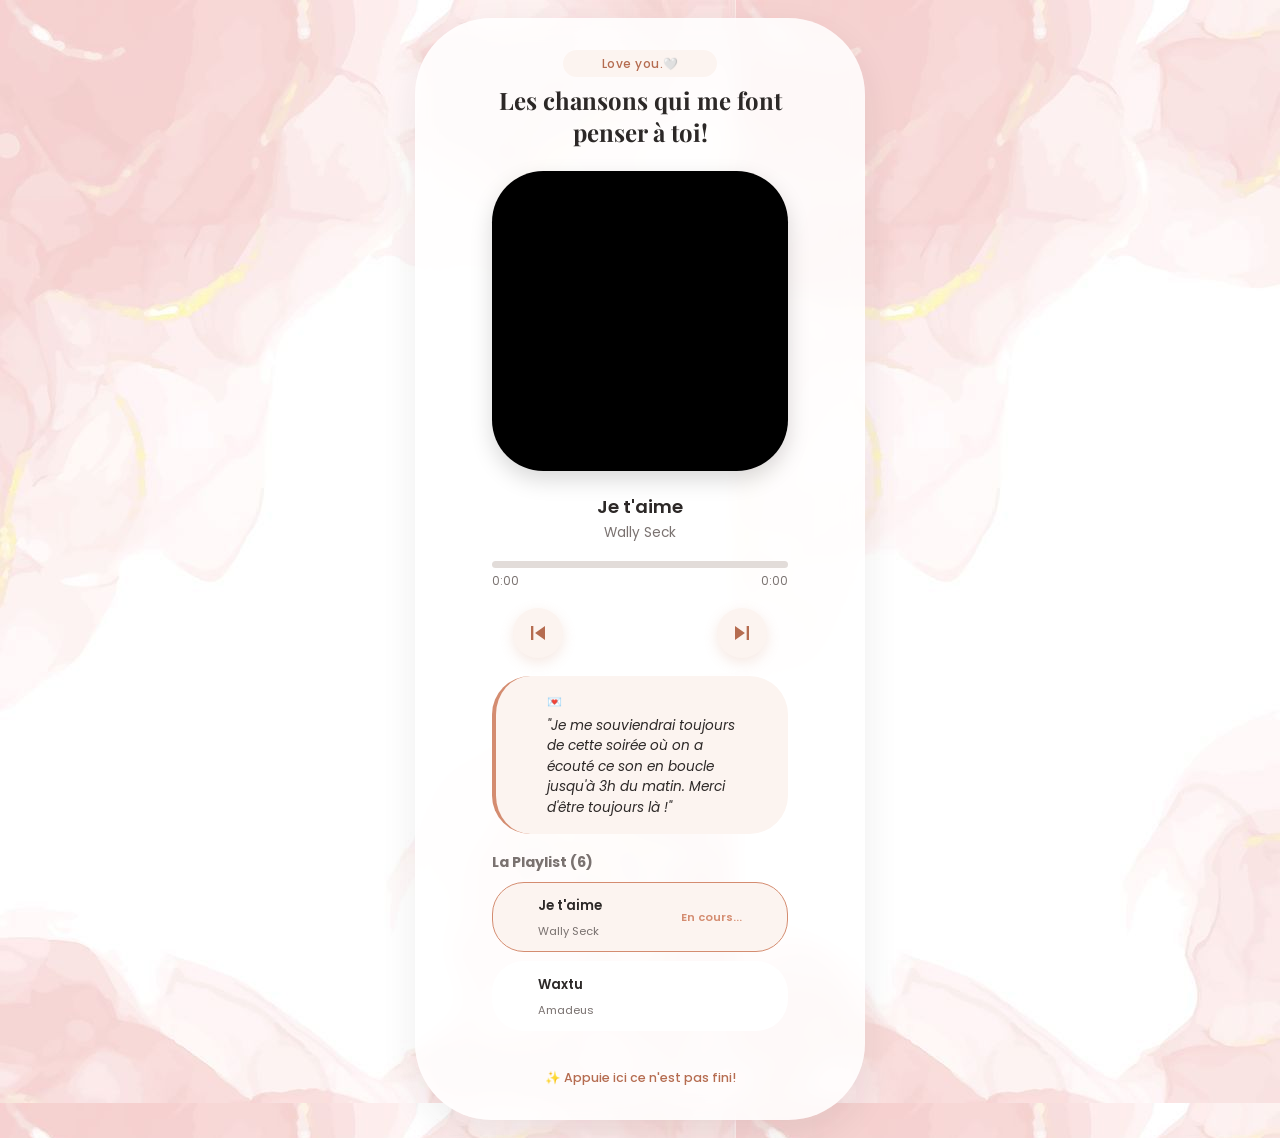
<file: index.html>
<!DOCTYPE html>
<html lang="fr">
<head>
  <meta charset="UTF-8">
  <meta name="viewport" content="width=device-width, initial-scale=1.0">
  <title>You & Always You</title>
  <link rel="stylesheet" href="style.css">
  <link href="https://fonts.googleapis.com/css2?family=Playfair+Display:ital,wght@0,600;1,400&family=Poppins:wght@300;400;500;600&display=swap" rel="stylesheet">
</head>
<body>

  <main class="jukebox-container">
    <header class="header">
      <span class="badge">Love you.🤍</span>
      <h1>Les chansons qui me font penser à toi!</h1>
    </header>

   
    <section class="player-visual">
      <video id="track-video" class="track-video" autoplay muted loop playsinline></video>
    </section>

   
    <section class="track-info">
      <h2 id="track-title">Titre de la chanson</h2>
      <p id="track-artist">Artiste</p>
    </section>

   
    <section class="progress-section">
      <div class="progress-bar-container" id="progress-container">
        <div class="progress-bar" id="progress-bar"></div>
      </div>
      <div class="time-stamps">
        <span id="current-time">0:00</span>
        <span id="duration">0:00</span>
      </div>
    </section>

    <!-- Contrôles simplifiés (uniquement Précédent / Suivant) -->
    <section class="controls">
      <button id="prev-btn" class="control-btn" aria-label="Précédent">
        <svg viewBox="0 0 24 24" width="28" height="28" fill="currentColor"><path d="M6 6h2v12H6zm3.5 6l8.5 6V6z"/></svg>
      </button>
      <button id="next-btn" class="control-btn" aria-label="Suivant">
        <svg viewBox="0 0 24 24" width="28" height="28" fill="currentColor"><path d="M6 18l8.5-6L6 6v12zM16 6v12h2V6h-2z"/></svg>
      </button>
    </section>

    <!-- Carte souvenir associée -->
    <section class="memory-card">
      <div class="memory-header">
        <span>💌</span>
      </div>
      <p id="track-memory" class="memory-text">Chargement du souvenir...</p>
    </section>

    <!-- Liste des pistes -->
    <section class="playlist-drawer">
      <h3>La Playlist (<span id="track-count">0</span>)</h3>
      <ul id="playlist-list" class="playlist-list"></ul>
    </section>
    
    <div style="text-align: center; margin-top: 1.5vh;">
      <a href="index2.html" style="font-size: 0.78rem; color: #b56c50; text-decoration: none; font-weight: 500;">✨ Appuie ici ce n'est pas fini!</a>
    </div>
    
  </main>

  <!-- Balise audio invisible pour la musique -->
  <audio id="audio-player"></audio>

  <script src="script.js"></script>
</body>
</html>
</file>
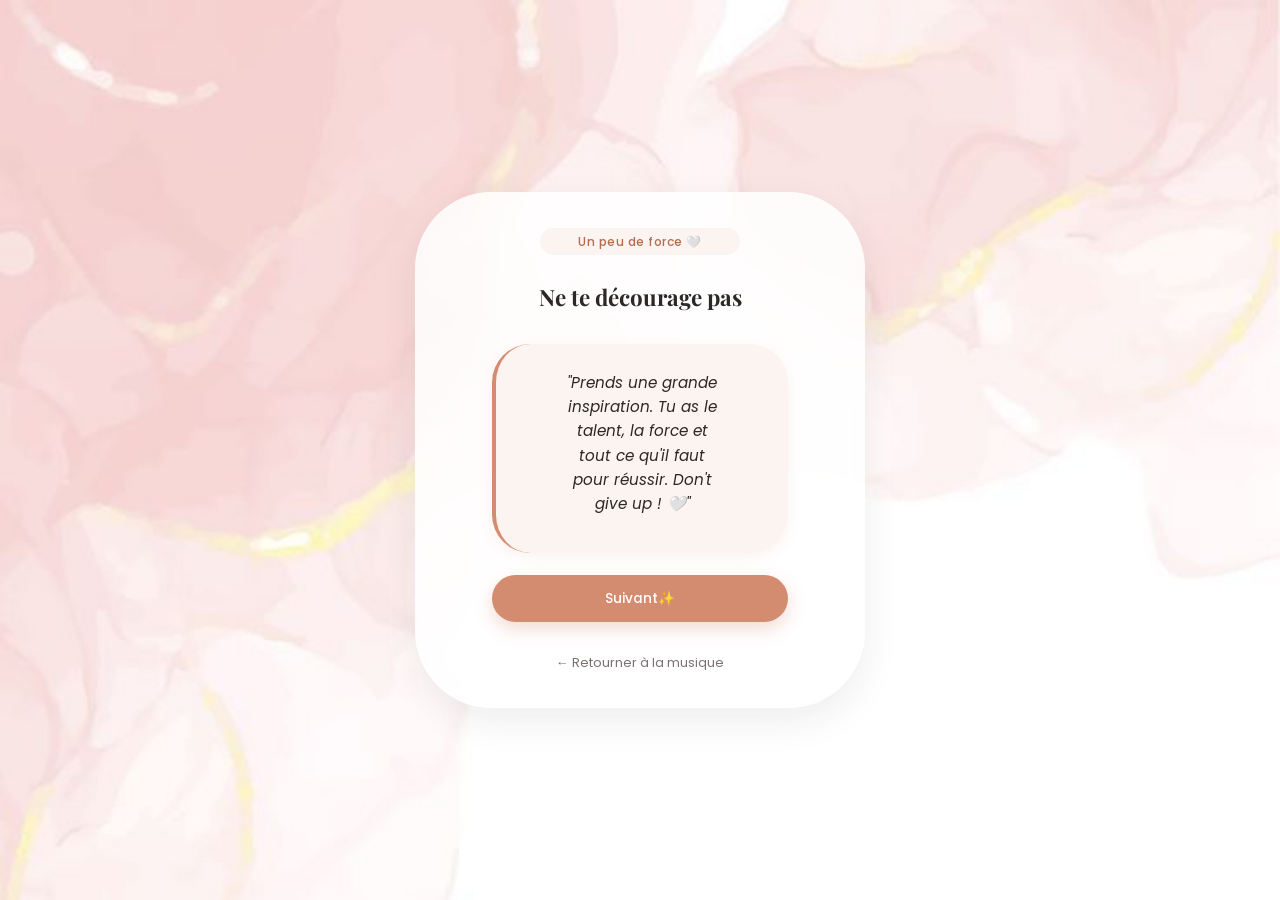
<file: index2.html>
<!DOCTYPE html>
<html lang="fr">
<head>
  <meta charset="UTF-8">
  <meta name="viewport" content="width=device-width, initial-scale=1.0">
  <title>Des petits mots pour toi ✨</title>
  <link rel="stylesheet" href="style2.css" />
  <link href="https://fonts.googleapis.com/css2?family=Playfair+Display:ital,wght@0,600;1,400&family=Poppins:wght@300;400;500;600&display=swap" rel="stylesheet">
</head>
<body>

  <main class="container">
    <span class="badge">Un peu de force 🤍</span>
    <h1>Ne te décourage pas</h1>

    <div class="quote-card">
      <p id="quote-display" class="quote-text">"Chargement d'un mot doux..."</p>
    </div>

    <button id="btn-new-quote" class="next-quote-btn">Suivant✨</button>

    <a href="index.html" class="back-link">← Retourner à la musique</a>
  </main>

  <script>
    // Ta liste de citations et messages motivants
    const quotes = [
      "Ne te décourage surtout pas. Tu es la meilleure dans ce que tu fais, et tu vas y arriver ! 💪✨",
      "Même les jours où c'est plus dur, rappelle-toi tout le chemin que tu as déjà parcouru. Tu assures un max.",
      "Prends une grande inspiration. Tu as le talent, la force et tout ce qu'il faut pour réussir. Don't give up ! 🤍",
      "Tu es capable de déplacer des montagnes. Crois en toi autant que je crois en toi.",
      "Chaque petit pas te rapproche de tes rêves. Ne lâche rien, tu es sur la bonne voie !",
      "Rappelle-toi que tu es plus forte que tu ne le penses, plus intelligente que tu ne le crois, et capable de tout."
    ];

    const quoteDisplay = document.getElementById('quote-display');
    const btnNewQuote = document.getElementById('btn-new-quote');

    let lastIndex = -1;

    function showRandomQuote() {
      let randomIndex;
      // Évite de tomber deux fois de suite sur la même citation
      do {
        randomIndex = Math.floor(Math.random() * quotes.length);
      } while (randomIndex === lastIndex);

      lastIndex = randomIndex;
      quoteDisplay.textContent = `"${quotes[randomIndex]}"`;
    }

    // Afficher une citation dès l'ouverture
    showRandomQuote();

    // Changer de citation au clic sur le bouton
    btnNewQuote.addEventListener('click', showRandomQuote);
  </script>

</body>
</html>
</file>
<file: style.css>
:root {
  --card-bg: rgba(255, 255, 255, 0.85);
  --primary-color: #d48c70;
  --primary-dark: #b56c50;
  --text-main: #2c2827;
  --text-muted: #7a7270;
  --accent-bg: #fcf4f0;
}

* {
  box-sizing: border-box;
  margin: 0;
  padding: 0;
}

body {
  font-family: 'Poppins', sans-serif;
  background: #f3e9e4;
  background-image: url(IMG_2426.jpeg);
  color: var(--text-main);
  min-height: 100vh;
  display: flex;
  justify-content: center;
  align-items: flex-start;
  padding: 2vh 4vw;
}

.jukebox-container {
  width: 100%;
  max-width: 450px;
  background: var(--card-bg);
  backdrop-filter: blur(10px);
  border-radius: 6vw;
  padding: 3.5vh 6vw;
  box-shadow: 0 1.5vh 4vh rgba(44, 40, 39, 0.08);
  display: flex;
  flex-direction: column;
  gap: 2vh;
}

/* En-tête */
.header {
  text-align: center;
}

.badge {
  display: inline-block;
  background: var(--accent-bg);
  color: var(--primary-dark);
  font-size: 0.75rem;
  font-weight: 500;
  padding: 0.5vh 3vw;
  border-radius: 50px;
  margin-bottom: 0.8vh;
  letter-spacing: 0.5px;
}

.header h1 {
  font-family: 'Playfair Display', serif;
  font-size: 1.5rem;
  color: var(--text-main);
}

/* Lecteur Vidéo */
.player-visual {
  display: flex;
  justify-content: center;
  margin: 0.5vh 0;
}

.track-video {
  width: 100%;
  max-width: 320px;
  height: 300px;
  object-fit: cover;
  border-radius: 4vw;
  box-shadow: 0 1vh 2.5vh rgba(0, 0, 0, 0.15);
  background: #000;
}

/* Infos piste */
.track-info {
  text-align: center;
}

.track-info h2 {
  font-size: 1.15rem;
  font-weight: 600;
  margin-bottom: 0.3vh;
}

.track-info p {
  font-size: 0.85rem;
  color: var(--text-muted);
}

/* Barre de progression */
.progress-section {
  width: 100%;
}

.progress-bar-container {
  width: 100%;
  height: 0.8vh;
  background: #e2dcd9;
  border-radius: 10px;
  cursor: pointer;
  overflow: hidden;
}

.progress-bar {
  height: 100%;
  width: 0%;
  background: var(--primary-color);
  border-radius: 10px;
  transition: width 0.1s linear;
}

.time-stamps {
  display: flex;
  justify-content: space-between;
  font-size: 0.72rem;
  color: var(--text-muted);
  margin-top: 0.6vh;
}

/* Contrôles (Précédent / Suivant) */
.controls {
  display: flex;
  justify-content: center;
  align-items: center;
  gap: 12vw;
}

.control-btn {
  background: var(--accent-bg);
  border: none;
  color: var(--primary-dark);
  width: 12vw;
  height: 12vw;
  max-width: 50px;
  max-height: 50px;
  border-radius: 50%;
  display: flex;
  justify-content: center;
  align-items: center;
  cursor: pointer;
  box-shadow: 0 0.5vh 1.5vh rgba(212, 140, 112, 0.2);
  transition: transform 0.2s, background 0.2s;
}

.control-btn:active {
  transform: scale(0.92);
  background: var(--primary-color);
  color: #fff;
}

/* Carte Souvenir */
.memory-card {
  background: var(--accent-bg);
  border-left: 4px solid var(--primary-color);
  padding: 1.8vh 4vw;
  border-radius: 3vw;
}

.memory-header {
  font-size: 0.75rem;
  font-weight: 600;
  color: var(--primary-dark);
  margin-bottom: 0.6vh;
  text-transform: uppercase;
  letter-spacing: 0.5px;
}

.memory-text {
  font-size: 0.85rem;
  line-height: 1.5;
  color: var(--text-main);
  font-style: italic;
}

/* Playlist */
.playlist-drawer h3 {
  font-size: 0.9rem;
  margin-bottom: 1vh;
  color: var(--text-muted);
}

.playlist-list {
  list-style: none;
  display: flex;
  flex-direction: column;
  gap: 1vh;
  max-height: 150px;
  overflow-y: auto;
}

.playlist-item {
  display: flex;
  align-items: center;
  justify-content: space-between;
  padding: 1vh 3.5vw;
  background: #fff;
  border-radius: 2.5vw;
  cursor: pointer;
  border: 1px solid transparent;
  transition: all 0.2s;
}

.playlist-item.active {
  border-color: var(--primary-color);
  background: var(--accent-bg);
}

.playlist-item-title {
  font-size: 0.82rem;
  font-weight: 600;
}

.playlist-item-artist {
  font-size: 0.7rem;
  color: var(--text-muted);
}

.playing-indicator {
  font-size: 0.7rem;
  color: var(--primary-color);
  font-weight: 600;
}
</file>
<file: style2.css>
:root {
    --card-bg: rgba(255, 255, 255, 0.85);
    --primary-color: #d48c70;
    --primary-dark: #b56c50;
    --text-main: #2c2827;
    --text-muted: #7a7270;
    --accent-bg: #fcf4f0;
  }

  * {
    box-sizing: border-box;
    margin: 0;
    padding: 0;
  }

  body {
    font-family: 'Poppins', sans-serif;
    background: #f3e9e4;
    background-image: url(IMG_2426.jpeg);
    background-size: cover;
    color: var(--text-main);
    min-height: 100vh;
    display: flex;
    justify-content: center;
    align-items: center;
    padding: 3vh 4vw;
  }

  .container {
    width: 100%;
    max-width: 450px;
    background: var(--card-bg);
    backdrop-filter: blur(10px);
    border-radius: 6vw;
    padding: 4vh 6vw;
    box-shadow: 0 1.5vh 4vh rgba(44, 40, 39, 0.08);
    display: flex;
    flex-direction: column;
    gap: 2.5vh;
    text-align: center;
  }

  .badge {
    display: inline-block;
    background: var(--accent-bg);
    color: var(--primary-dark);
    font-size: 0.75rem;
    font-weight: 500;
    padding: 0.5vh 3vw;
    border-radius: 50px;
    margin-bottom: 0.5vh;
    letter-spacing: 0.5px;
    align-self: center;
  }

  h1 {
    font-family: 'Playfair Display', serif;
    font-size: 1.4rem;
    color: var(--text-main);
    margin-bottom: 1vh;
  }

  /* Carte de citation interactive */
  .quote-card {
    background: var(--accent-bg);
    border-left: 4px solid var(--primary-color);
    padding: 3vh 5vw;
    border-radius: 3vw;
    min-height: 140px;
    display: flex;
    flex-direction: column;
    justify-content: center;
    align-items: center;
    box-shadow: 0 0.5vh 1.5vh rgba(212, 140, 112, 0.1);
    transition: all 0.3s ease;
  }

  .quote-text {
    font-size: 0.95rem;
    line-height: 1.6;
    color: var(--text-main);
    font-style: italic;
    margin-bottom: 1vh;
  }

  /* Bouton pour changer de citation */
  .next-quote-btn {
    background: var(--primary-color);
    color: #fff;
    border: none;
    padding: 1.5vh 6vw;
    border-radius: 50px;
    font-family: 'Poppins', sans-serif;
    font-size: 0.85rem;
    font-weight: 500;
    cursor: pointer;
    box-shadow: 0 0.8vh 2vh rgba(212, 140, 112, 0.3);
    transition: transform 0.2s, background 0.2s;
  }

  .next-quote-btn:active {
    transform: scale(0.95);
    background: var(--primary-dark);
  }

  /* Lien de retour vers le jukebox */
  .back-link {
    margin-top: 1vh;
    font-size: 0.8rem;
    color: var(--text-muted);
    text-decoration: none;
    transition: color 0.2s;
  }

  .back-link:hover {
    color: var(--primary-dark);
  }
</file>
